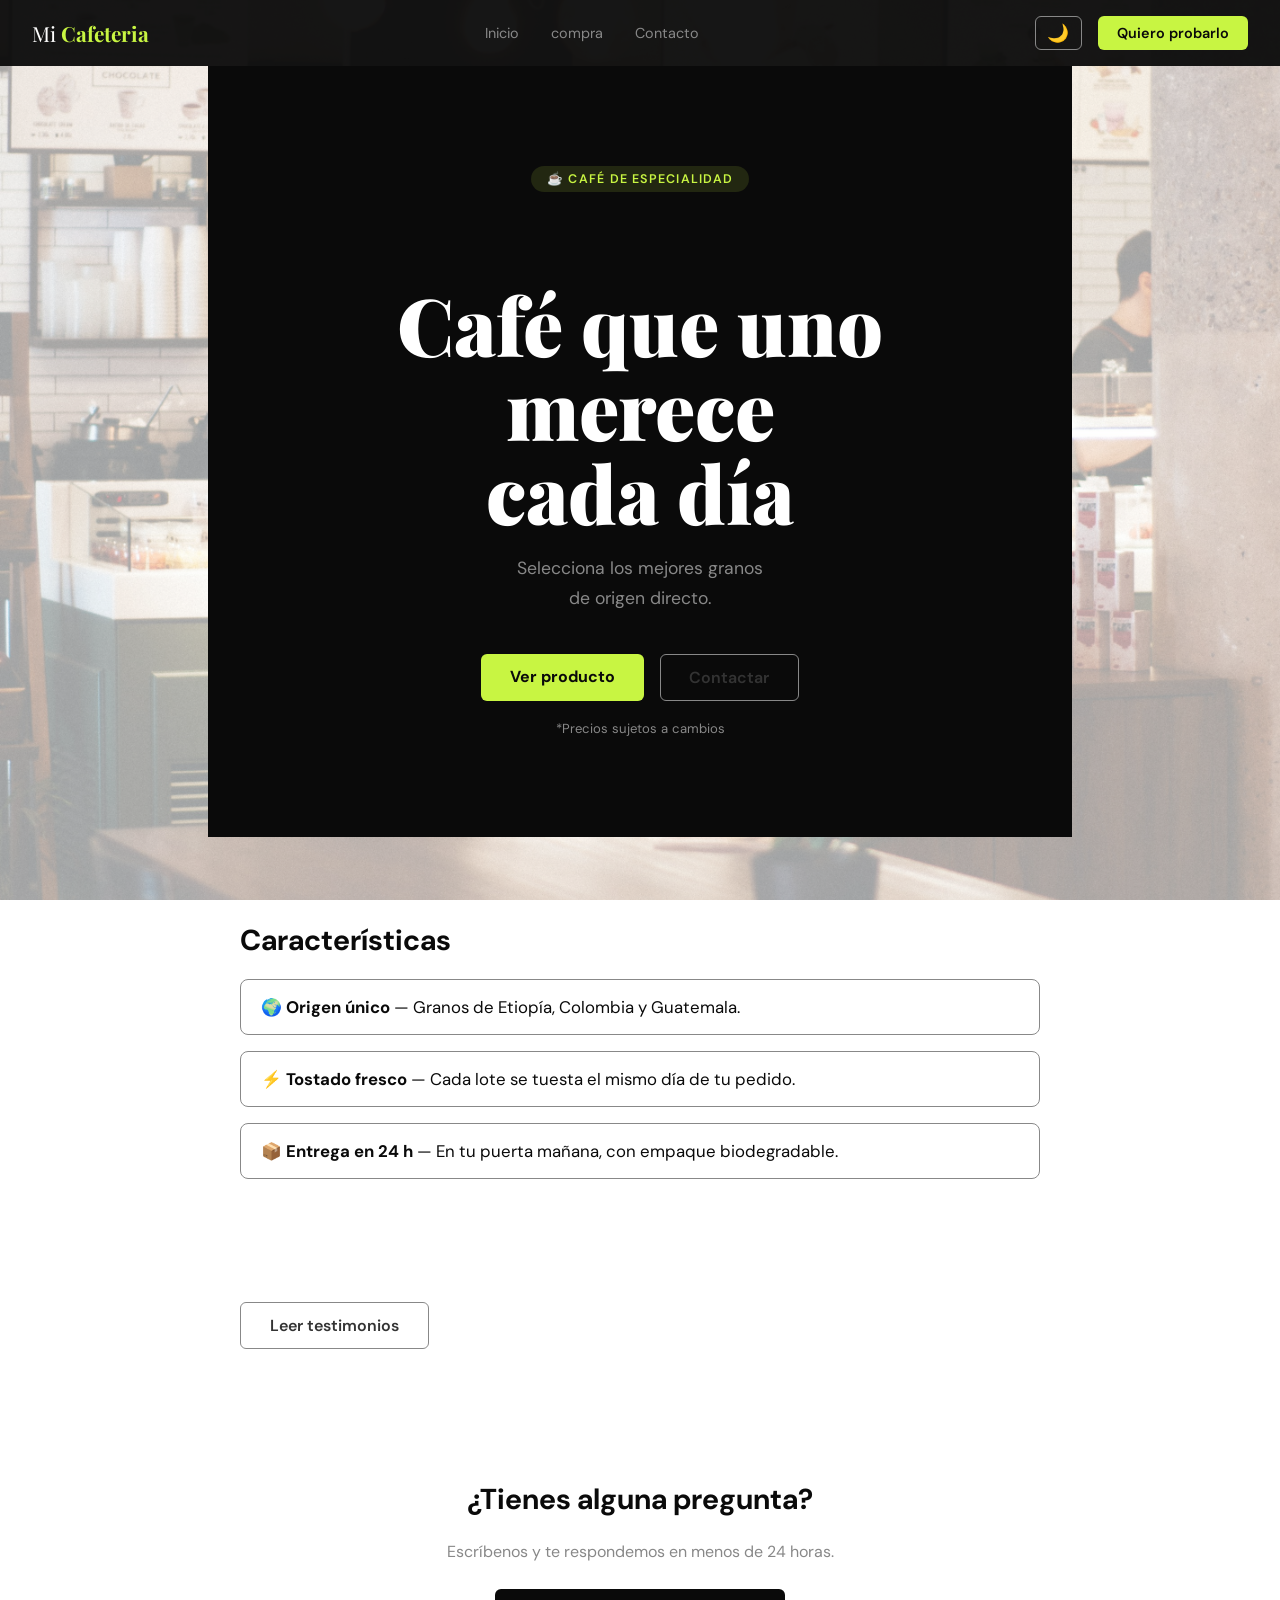
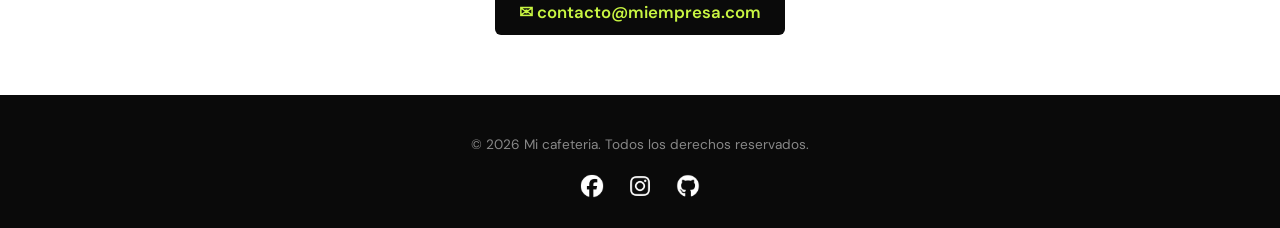
<file: index.html>
<!DOCTYPE html>
<html lang="es">
<head>
  <meta charset="UTF-8">
  <meta name="viewport" content="width=device-width, initial-scale=1.0" />
  <title>Mi Producto</title>
  <link rel="icon" href="data:image/svg+xml,<svg xmlns='http://www.w3.org/2000/svg' viewBox='0 0 100 100'><text y='.9em' font-size='90'>☕</text></svg>" />
  <link href="https://fonts.googleapis.com/css2?family=Playfair+Display:wght@900&family=DM+Sans:wght@400;600&display=swap" rel="stylesheet">
  <link rel="stylesheet" href="styles.css" />
</head>
<body>
<header>
  <!-- NAVEGACIÓN: -->
  <nav>
    <span class="nav-logo">Mi <b>Cafeteria</b></span>
    <div class="nav-links">
      <a href="#inicio">Inicio</a>
      <a href="compra.html">compra</a>
      <a href="#contacto">Contacto</a>
    </div>
    <div class="nav-acciones">
      <button id="btn-modo" aria-label="Cambiar modo">🌙</button>
      <a href="#contacto" class="nav-cta">Quiero probarlo</a>
    </div>
  </nav>
</header>
  <main>

    <!-- HERO -->
    <section id="inicio" class="hero">
      <span class="hero-etiqueta">☕ Café de especialidad</span>
      <h1>Café que uno merece<br>cada día</h1>
      <p>Selecciona los mejores granos<br>de origen directo.</p>
      <div class="hero-botones">
        <a href="#producto" class="btn-principal">Ver producto</a>
        <a href="#contacto" class="btn-secundario">Contactar</a>
      </div>
      <small>*Precios sujetos a cambios</small>
    </section>

    <!-- CARACTERÍSTICAS -->
    <section id="producto">
      <h2>Características</h2>
      <ul>
        <li>🌍 <strong>Origen único</strong> — Granos de Etiopía, Colombia y Guatemala.</li>
        <li>⚡ <strong>Tostado fresco</strong> — Cada lote se tuesta el mismo día de tu pedido.</li>
        <li>📦 <strong>Entrega en 24 h</strong> — En tu puerta mañana, con empaque biodegradable.</li>
      </ul>
    </section>

    <!-- TESTIMONIOS -->
    <section>
   <a href="testimonios.html" class="btn-secundario">Leer testimonios</a>
    </section>


    <!-- CONTACTO -->
    <section id="contacto">
      <h2>¿Tienes alguna pregunta?</h2>
      <p>Escríbenos y te respondemos en menos de 24 horas.</p>
      <a href="mailto:contacto@miempresa.com" class="btn-email">✉ contacto@miempresa.com</a>
    </section>

  </main>

  <footer>
    <p>&copy; 2026 Mi cafeteria. Todos los derechos reservados.</p>
    <div class="footer-redes">
      <a href="https://www.facebook.com/miempresa" target="_blank" aria-label="facebook">
        <img src="iconos/facebook.png" alt="Facebook" />
      </a>
      <a href="https://www.instagram.com/miempresa" target="_blank" aria-label="instagram">
        <img src="iconos/instagram.png" alt="Instagram" />
      </a>
      <a href="https://github.com/alexisdaniel962015-stack" target="_blank" aria-label="github">
        <img src="iconos/github.png" alt="GitHub" />
      </a>

    </div>
  </footer>

  <script src="script.js"></script>

</body>
</html>
</file>
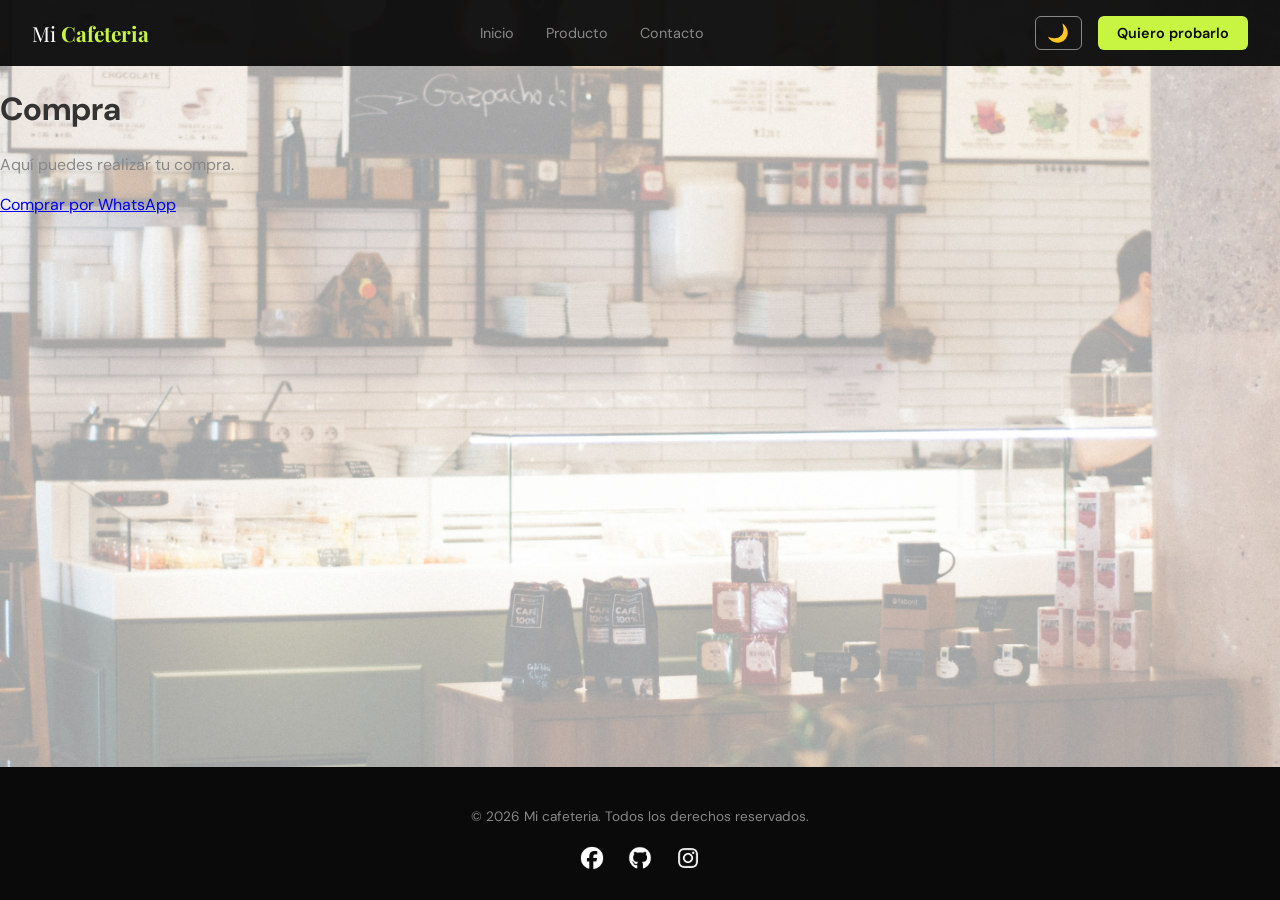
<file: compra.html>
<!DOCTYPE html>
<html lang="es">
<head>
    <meta charset="UTF-8">
    <meta name="viewport" content="width=device-width, initial-scale=1.0">
    <title>Compra</title>
     <link rel="icon" href="data:image/svg+xml,<svg xmlns='http://www.w3.org/2000/svg' viewBox='0 0 100 100'><text y='.9em' font-size='90'>☕</text></svg>" />
  <link href="https://fonts.googleapis.com/css2?family=Playfair+Display:wght@900&family=DM+Sans:wght@400;600&display=swap" rel="stylesheet">
  <link rel="stylesheet" href="styles.css" />

</head>
<body>
   <header>
    <!-- NAVEGACIÓN: -->
    <nav>
    <span class="nav-logo">Mi <b>Cafeteria</b></span>
    <div class="nav-links">
      <a href="index.html">Inicio</a>
      <a href="index.html#producto">Producto</a>
      <a href="index.html#contacto">Contacto</a>
    </div>
    <div class="nav-acciones">
      <button id="btn-modo" aria-label="Cambiar modo">🌙</button>
      <a href="index.html#contacto" class="nav-cta">Quiero probarlo</a>
    </div>
  </nav>
  </header>
    <main>
        <h1>Compra</h1>
        <p>Aquí puedes realizar tu compra.</p>
        <a href="https://wa.me/51970115642?text=Hola,%20me%20interesa%20el%20producto." target="_blank">
  Comprar por WhatsApp
</a>
    </main>
     <footer>
    <p>&copy; 2026 Mi cafeteria. Todos los derechos reservados.</p>
    <div class="footer-redes">
      <a href="https://www.facebook.com/miempresa" target="_blank" aria-label="facebook">
        <img src="iconos/facebook.png" alt="Facebook" />
      </a>
      <a href="https://www.github.com/miempresa" target="_blank" aria-label="github">
        <img src="iconos/github.png" alt="GitHub" />
      </a>
      <a href="https://www.instagram.com/miempresa" target="_blank" aria-label="instagram">
        <img src="iconos/instagram.png" alt="Instagram" />
      </a>
    </div>   
  </footer>
     <script src="script.js"></script>
</body>
</html>
</file>
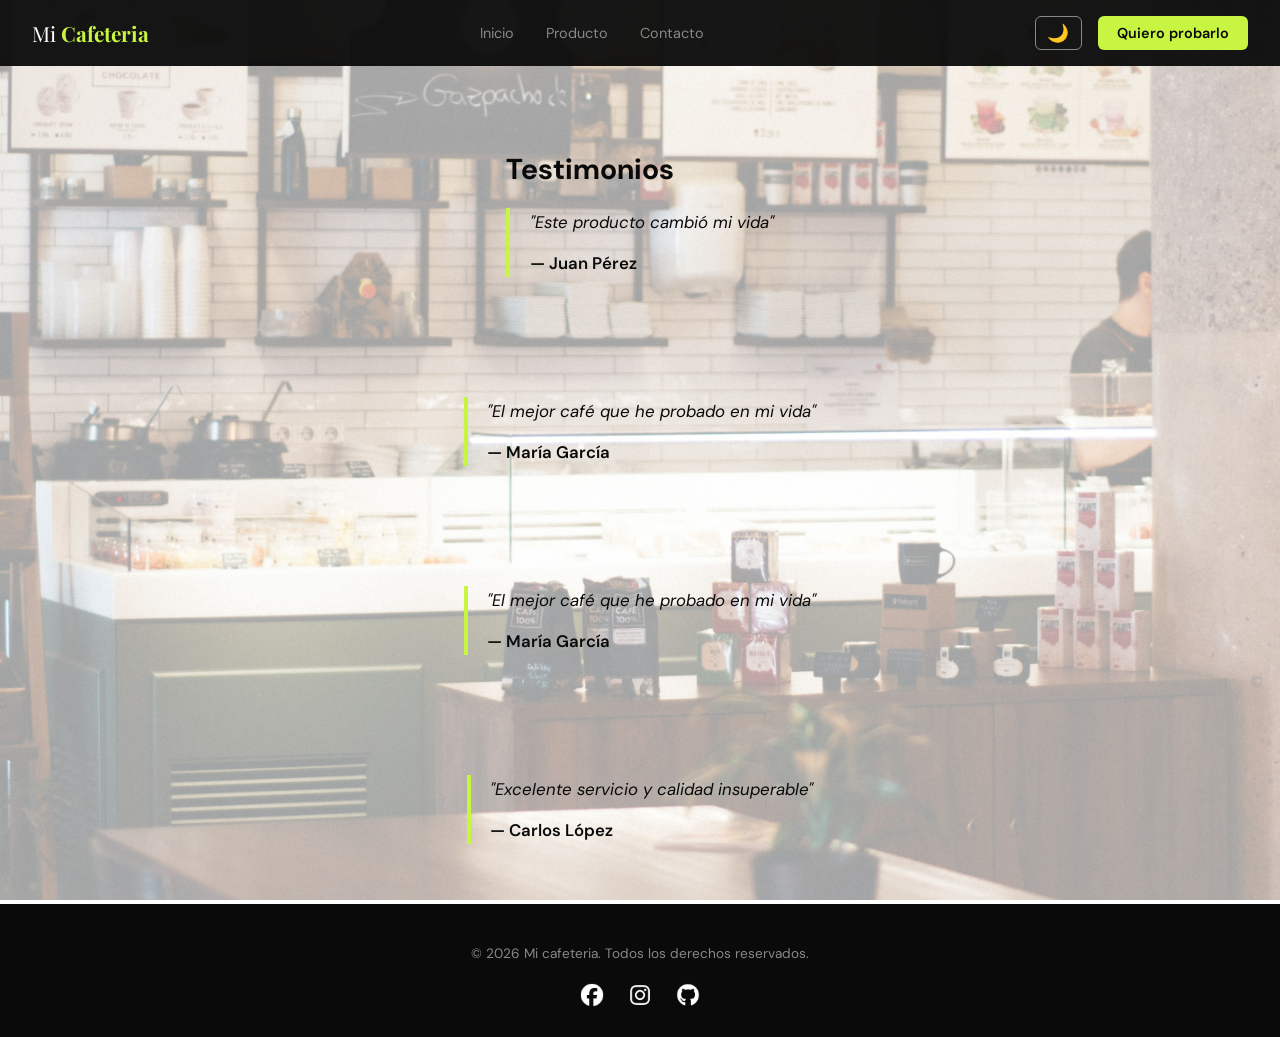
<file: testimonios.html>
<!DOCTYPE html>
<html lang="es">
<head>
    <meta charset="UTF-8">
    <meta name="viewport" content="width=device-width, initial-scale=1.0">
    <title>Testimonios</title>
   <link rel="icon" href="data:image/svg+xml,<svg xmlns='http://www.w3.org/2000/svg' viewBox='0 0 100 100'><text y='.9em' font-size='90'>☕</text></svg>" />
  <link href="https://fonts.googleapis.com/css2?family=Playfair+Display:wght@900&family=DM+Sans:wght@400;600&display=swap" rel="stylesheet">
  <link rel="stylesheet" href="styles.css" />
</head>
<body>
    <header>
    <!-- NAVEGACIÓN: -->
    <nav>
    <span class="nav-logo">Mi <b>Cafeteria</b></span>
    <div class="nav-links">
      <a href="index.html">Inicio</a>
      <a href="index.html#producto">Producto</a>
      <a href="index.html#contacto">Contacto</a>
    </div>
    <div class="nav-acciones">
      <button id="btn-modo" aria-label="Cambiar modo">🌙</button>
      <a href="index.html#contacto" class="nav-cta">Quiero probarlo</a>
    </div>
    
  </nav>
  </header>
    <section>
<main>
      <h2>Testimonios</h2>
      <blockquote>
        "Este producto cambió mi vida"
        <cite>— Juan Pérez</cite>
      </blockquote>
    </section>
        <section>
        <blockquote>
            "El mejor café que he probado en mi vida"
            <cite>— María García</cite>
        </blockquote>   
        </section>
     <section>
      <blockquote>
        "El mejor café que he probado en mi vida"
        <cite>— María García</cite>
      </blockquote>
    </section>

        <section>
        <blockquote>
            "Excelente servicio y calidad insuperable"
            <cite>— Carlos López</cite>
        </blockquote>
     </section>
</main>
     <footer>
    <p>&copy; 2026 Mi cafeteria. Todos los derechos reservados.</p>
    <div class="footer-redes">
      <a href="https://www.facebook.com/miempresa" target="_blank" aria-label="facebook">
        <img src="iconos/facebook.png" alt="Facebook" />
      </a>
      <a href="https://www.instagram.com/miempresa" target="_blank" aria-label="instagram">
        <img src="iconos/instagram.png" alt="Instagram" />
      </a>
      <a href="https://github.com/alexisdaniel962015-stack" target="_blank" aria-label="github">
        <img src="iconos/github.png" alt="GitHub" />
      </a>

    </div>
  </footer>
  <script src="script.js"></script>
</body>
</html>
</file>
<file: styles.css>
:root {
  --color-acento:  #c8f542;
  --color-oscuro:  #0a0a0a;
  --color-fondo:   #ffffff;
  --color-texto:   #333333;
  --color-suave:   #888888;
  --fuente-titulo: 'Playfair Display', serif;
  --fuente-cuerpo: 'DM Sans', Arial, sans-serif;
  --radio:         6px;
}

html {
  scroll-behavior: smooth;
}

/* ── MODO CLARO (por defecto) ── */
body {
  font-family: var(--fuente-cuerpo);
  margin: 0;
  padding: 0;
  background: var(--color-fondo);
  color: var(--color-texto) ;
  transition: background .3s, color .3s; /* animación suave al cambiar modo */
/*--imagen de fondo--*/
background-image: url("modo-claro.jpg");
background-size: cover;
background-attachment: fixed;
background-position: center;
min-height: 100vh; /* Para asegurar que el fondo cubra toda la altura de la ventana */
display: flex;/* Para centrar el contenido verticalmente */
flex-direction: column;/* Para apilar el contenido en una columna */
}
/* Capa modo claro — blanquecina y suave */
body::before {
  content: '';
  position: fixed;
  inset: 0;
  background: rgba(255, 255, 255, 0.60);
  z-index: -1;
  transition: background .3s;
}
/* ── MODO OSCURO ──
   Cuando el <body> tiene la clase "oscuro",
   estos colores reemplazan a los de arriba.
*/
body.oscuro {
  background: var(--color-oscuro);
  color: var(--color-fondo);
/*--imagen de fondo--*/
background-image: url("modo-oscuro.jpg");
background-size: cover;/* Para que la imagen de fondo cubra toda el área visible */
background-attachment: fixed;/* Para que la imagen de fondo se quede fija al hacer scroll */
background-position: center;/* Para centrar la imagen de fondo */
}
/* Capa modo oscuro — negra y más densa */
body.oscuro::before {
  background: rgba(0, 0, 0, 0.75);
}
main {
  flex: 1; /* Para que el main ocupe todo el espacio disponible entre header y footer */
}
/* ── NAVEGACIÓN ── */
nav {
  background: rgba(10, 10, 10, 0.95);
  padding: 1rem 2rem;
  display: flex; /* para alinear logo y enlaces en una fila */
  align-items: center;/* para centrar verticalmente el contenido de la barra de navegación */
  justify-content: space-between;/* para separar logo a la izquierda y enlaces a la derecha */
  position: sticky; /* para que la barra de navegación se quede fija al hacer scroll */
  top: 0;
  z-index: 100; /* para asegurarse de que la barra de navegación esté por encima de otros elementos al hacer scroll */
}

.nav-logo {
  color: var(--color-fondo);
  font-family: var(--fuente-titulo);
  font-size: 1.3rem;
}
.nav-logo b { color: var(--color-acento); }

.nav-links { display: flex; gap: 2rem; }/* Para separar los enlaces entre sí */
.nav-links a { color: var(--color-suave); text-decoration: none; font-size: .9rem; }/* Efecto hover para los enlaces de navegación */
.nav-links a:hover { color: var(--color-acento); }/* Contenedor para el botón toggle y el enlace de contacto */

.nav-acciones {
  display: flex;/* Para alinear el botón toggle y el enlace de contacto en una fila */
  align-items: center;/* Para centrar verticalmente el contenido dentro del contenedor */
  gap: 1rem;/* Para separar el botón toggle del enlace de contacto */
}

/* Botón toggle ☀️/🌙 */
#btn-modo {
  background: none;
  border: 1px solid var(--color-suave);
  border-radius: 6px;
  color: var(--color-fondo);
  font-size: 1.1rem;
  padding: .35rem .7rem;
  cursor: pointer;
  transition: border-color .2s;
}
#btn-modo:hover { border-color: var(--color-acento); }

.nav-cta {
  background: var(--color-acento);
  color: var(--color-oscuro);
  text-decoration: none;
  padding: .5rem 1.2rem;
  border-radius: 6px;
  font-weight: 600;
  font-size: .9rem;
}
.nav-cta:hover { background: var(--color-acento); }

/* ── HERO ── */
.hero {
  background: var(--color-oscuro);
  color: var(--color-fondo);
  text-align: center;
  padding: 100px 2rem;
  transition: background .3s;
}

/* En modo claro el hero cambia a gris muy oscuro para seguir viéndose bien */
body:not(.oscuro) .hero {
  background: var(--color-oscuro);
}

.hero-etiqueta {
  display: inline-block;
  background: rgba(200, 245, 66, 0.12);
  color: var(--color-acento);
  font-size: .78rem;
  font-weight: 600;
  letter-spacing: .1em;
  text-transform: uppercase;/* para poner el texto en mayúsculas */
  padding: .3rem 1rem;
  border-radius: 999px;
  margin-bottom: 1.5rem;
}

.hero h1 {
  font-family: var(--fuente-titulo);
  font-size: clamp(2.5rem, 7vw, 5rem);
  font-weight: 900;
  line-height: 1.05;
  margin-bottom: 1.25rem;
  max-width: 700px;
  margin-left: auto;
  margin-right: auto;
}

.hero p {
  color: var(--color-suave);
  font-size: 1.1rem;
  max-width: 520px;
  margin: 0 auto 2.5rem;
  line-height: 1.7;
}

.hero-botones {
  display: flex;
  gap: 1rem;
  justify-content: center;
  flex-wrap: wrap;
  margin-bottom: 1.2rem;
}

.btn-principal {
  background: var(--color-acento);
  color: var(--color-oscuro);
  text-decoration: none;
  padding: .75rem 1.8rem;
  border-radius: 6px;
  font-weight: 700;
  font-size: 1rem;
}
.btn-principal:hover { background: var(--color-acento); }

.btn-secundario {
  background: transparent;
  color: var(--color-texto);
  text-decoration: none;
  padding: .75rem 1.8rem;
  border-radius: 6px;
  font-weight: 600;
  font-size: 1rem;
  border: 1px solid var(--color-suave);
}
.btn-secundario:hover { border-color: var(--color-acento); color: var(--color-acento); }

.hero small { display: block; color: var(--color-suave); font-size: .82rem; }

/* ── SECCIONES ── */
section {
  padding: 60px 2rem;/* Para dar espacio dentro de cada sección */
  max-width: 800px;
  margin: 0 auto;
  transition: background .3s, color .3s;/* Para animar el cambio de fondo y color al alternar modo claro/oscuro */
  background: transparent;
}

/* Secciones con fondo alternado — modo claro */
section:nth-child(even) {
  background: transparent;
  max-width: 100%;
}
section:nth-child(even) > * {/* Para que el contenido no se extienda demasiado en pantallas grandes */
  background: transparent;
  max-width: 800px;
  margin-left: auto;
  margin-right: auto;
}

/* Secciones con fondo alternado — modo oscuro */
body.oscuro section:nth-child(even) {
  background: transparent;
}

h2 {
  font-size: 1.8rem;
  margin-bottom: 1.25rem;
  transition: color .3s;
}

body:not(.oscuro) h2 { color: var(--color-oscuro); }
body.oscuro h2 { color: var(--color-fondo); }

p { line-height: 1.7; margin-bottom: 1rem; }
body:not(.oscuro) p { color: var(--color-suave); }
body.oscuro p { color: var(--color-suave); }

/* ── LISTA ── */
ul { list-style: none; padding: 0; }

ul li {
  font-size: 1.05rem;
  margin-bottom: 1rem;
  padding: 1rem 1.25rem;
  border-radius: 8px;
  border: 1px solid;
  transition: background .3s, color .3s, border-color .3s;
}

body:not(.oscuro) ul li { background: white; border-color: var(--color-suave); color: var(--color-oscuro); }/* En modo claro, los items de la lista tienen fondo blanco, borde gris suave y texto oscuro */
body.oscuro ul li { background: var(--color-oscuro); border-color: var(--color-suave); color: var(--color-fondo); }/* En modo oscuro, los items de la lista tienen fondo oscuro, borde gris suave y texto blanco */

/* ── TESTIMONIO ── */
blockquote {
  border-left: 4px solid var(--color-acento);
  padding-left: 1.2rem;
  font-style: italic;
  font-size: 1.05rem;
  line-height: 1.7;
  margin: 0;
  transition: color .3s;
}
body:not(.oscuro) blockquote { color: var(--color-oscuro); }/* En modo claro, las citas tienen un color gris suave para que no compitan con el texto principal */
body.oscuro blockquote { color: var(--color-suave); }/* En modo oscuro, las citas también tienen un color gris suave para mantener la legibilidad sin ser demasiado llamativas */

cite {
  display: block;
  margin-top: .75rem;
  font-style: normal;
  font-weight: 600;
  transition: color .3s;
}
body:not(.oscuro) cite { color: var(--color-oscuro); }
body.oscuro cite { color: var(--color-fondo); }

/* ── CONTACTO ── */
#contacto {
  text-align: center;
}
#contacto a {
  display: inline-flex;
  align-items: center;
  margin-top: .5rem;
  color: var(--color-acento);
  font-size: 1.05rem;
  font-weight: 600;
  text-decoration: none;
  background: var(--color-oscuro);
  padding: .75rem 1.5rem;
  border-radius: 6px;
  transition: background .2s;
}
#contacto a:hover { 
  background: var(--color-fondo); 
}


/* ── FOOTER ── */
footer {
  background: var(--color-oscuro);
  color: var(--color-suave);
  text-align: center;
  padding: 1.5rem;
  font-size: .85rem;
}
.footer-redes {
  display: flex;
  gap: 1.25rem;
  justify-content: center;
  margin-top: .75rem;
}
.footer-redes a img {
  width: 28px;
  height: 28px;
  filter: brightness(0)invert(1);
  transition: transform .2s,opacity .2s;
}
.footer-redes a img:hover {
  transform: translateY(-3px);
  opacity: .75;
}
</file>
